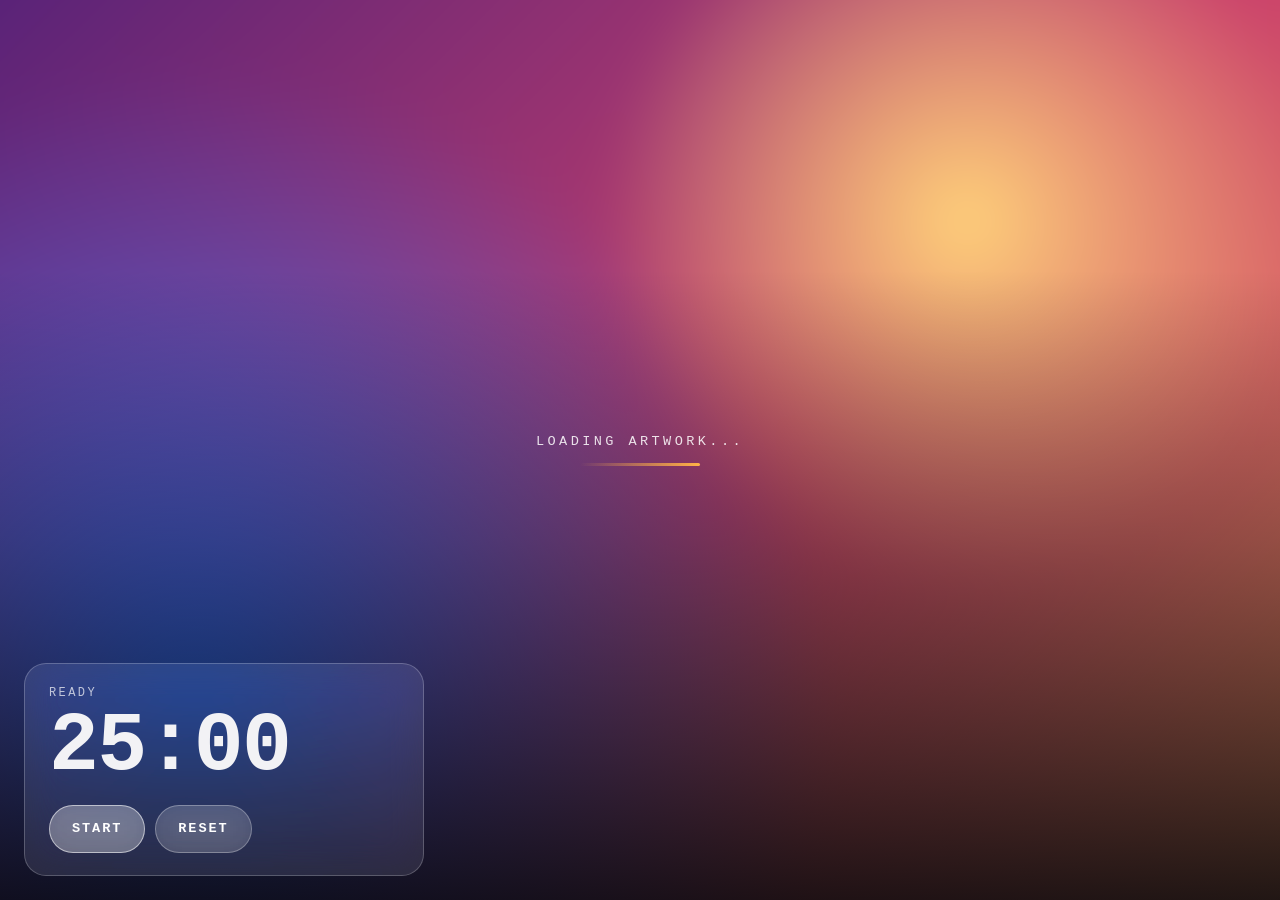
<file: index.html>
<!DOCTYPE html>
<html lang="en">
<head>
  <meta charset="UTF-8">
  <meta name="viewport" content="width=device-width, initial-scale=1.0">
  <title>Pomodoro Art</title>
  <link rel="stylesheet" href="style.css">
</head>
<body>
  <main class="screen">
    <div class="art"></div>
    <canvas class="photo" id="photo" role="img" aria-label="Artwork"></canvas>
    <div class="shade"></div>
    <div class="loading" id="loading">
      <div>
        <p>Loading artwork...</p>
        <span></span>
      </div>
    </div>
    <div class="notice" id="notice" hidden>
      <div>
        <p>We couldn't load a painting this time.</p>
        <button class="btn primary" id="retry-btn" type="button">Try again</button>
      </div>
    </div>
    <div class="panel">
      <p class="status" id="status">Ready</p>
      <div class="time" id="time">25:00</div>
      <div class="bar" id="bar" hidden><i></i></div>
      <div class="actions" id="actions">
        <button class="btn primary" id="main-btn" type="button">Start</button>
        <button class="btn" id="reset-btn" type="button">Reset</button>
        <button class="btn primary wide" id="restart-btn" type="button" hidden>Restart session</button>
      </div>
    </div>
  </main>
  <script src="script.js"></script>
</body>
</html>
</file>
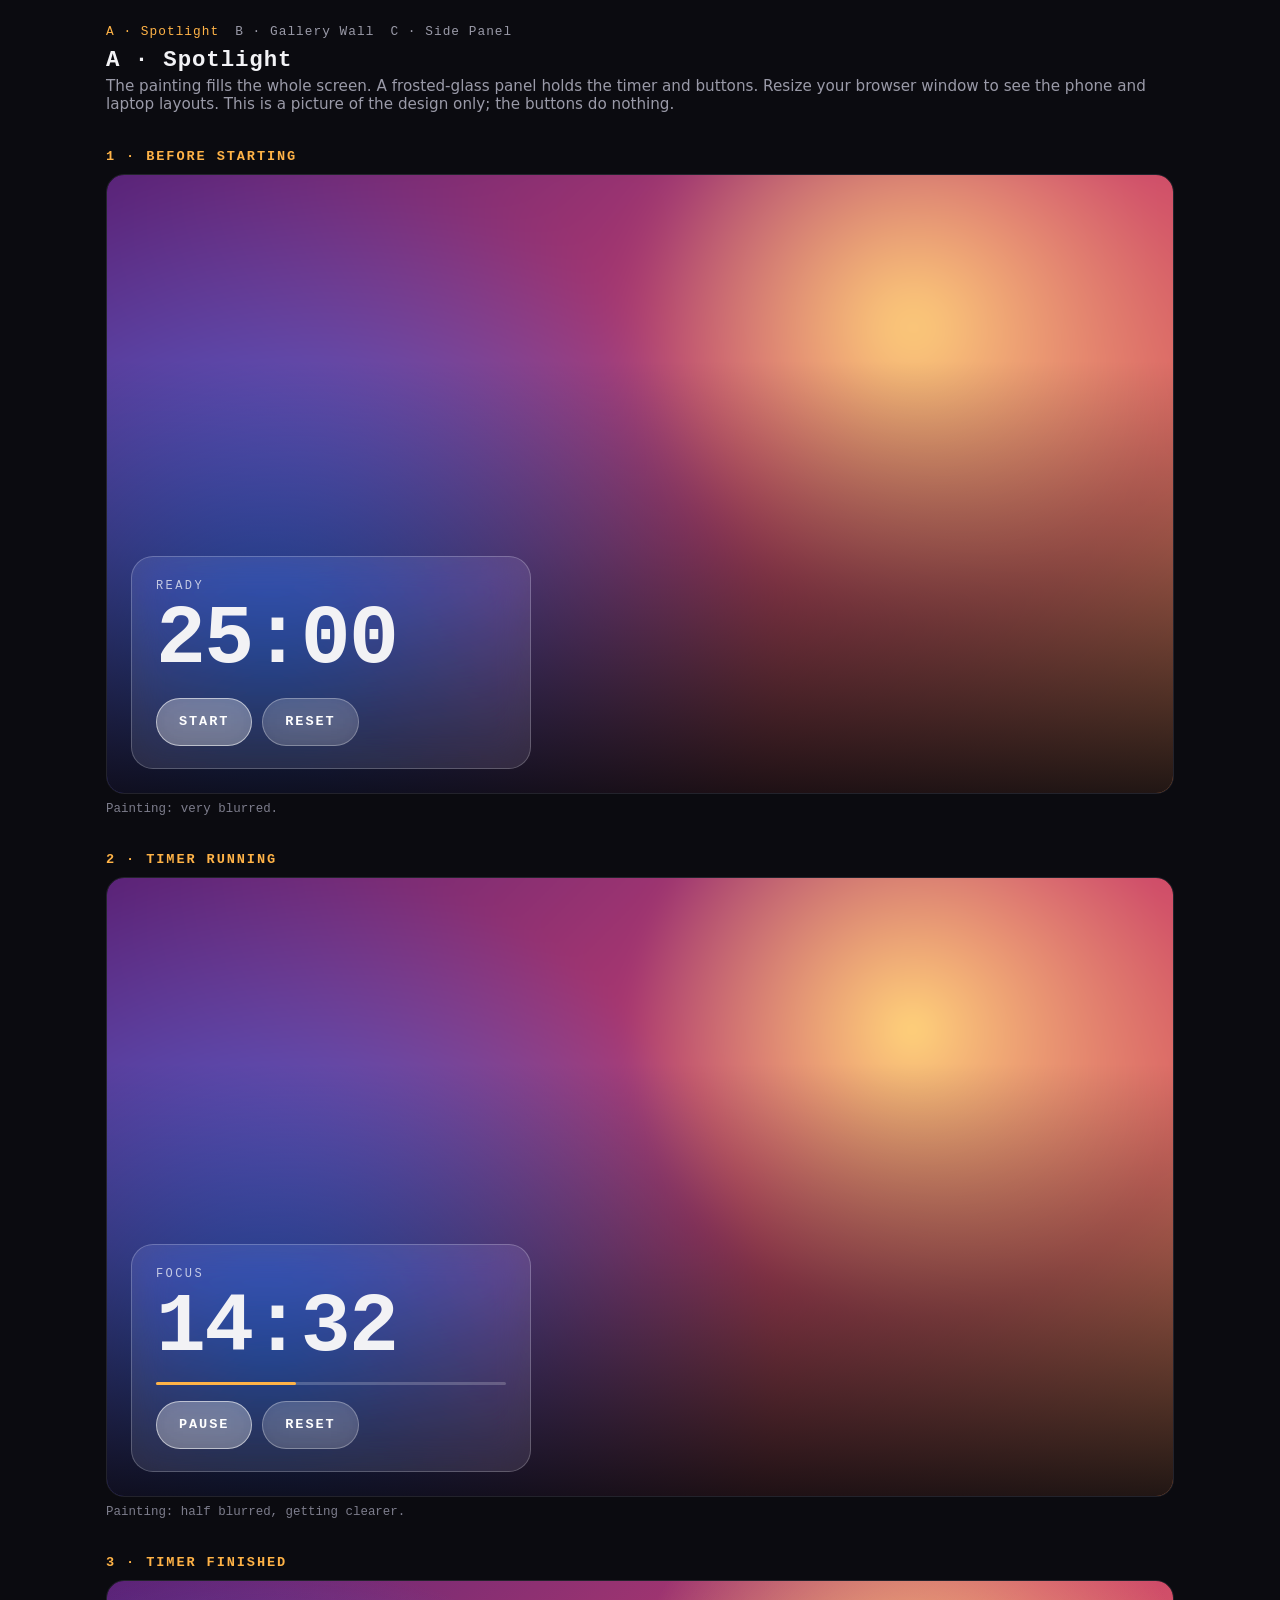
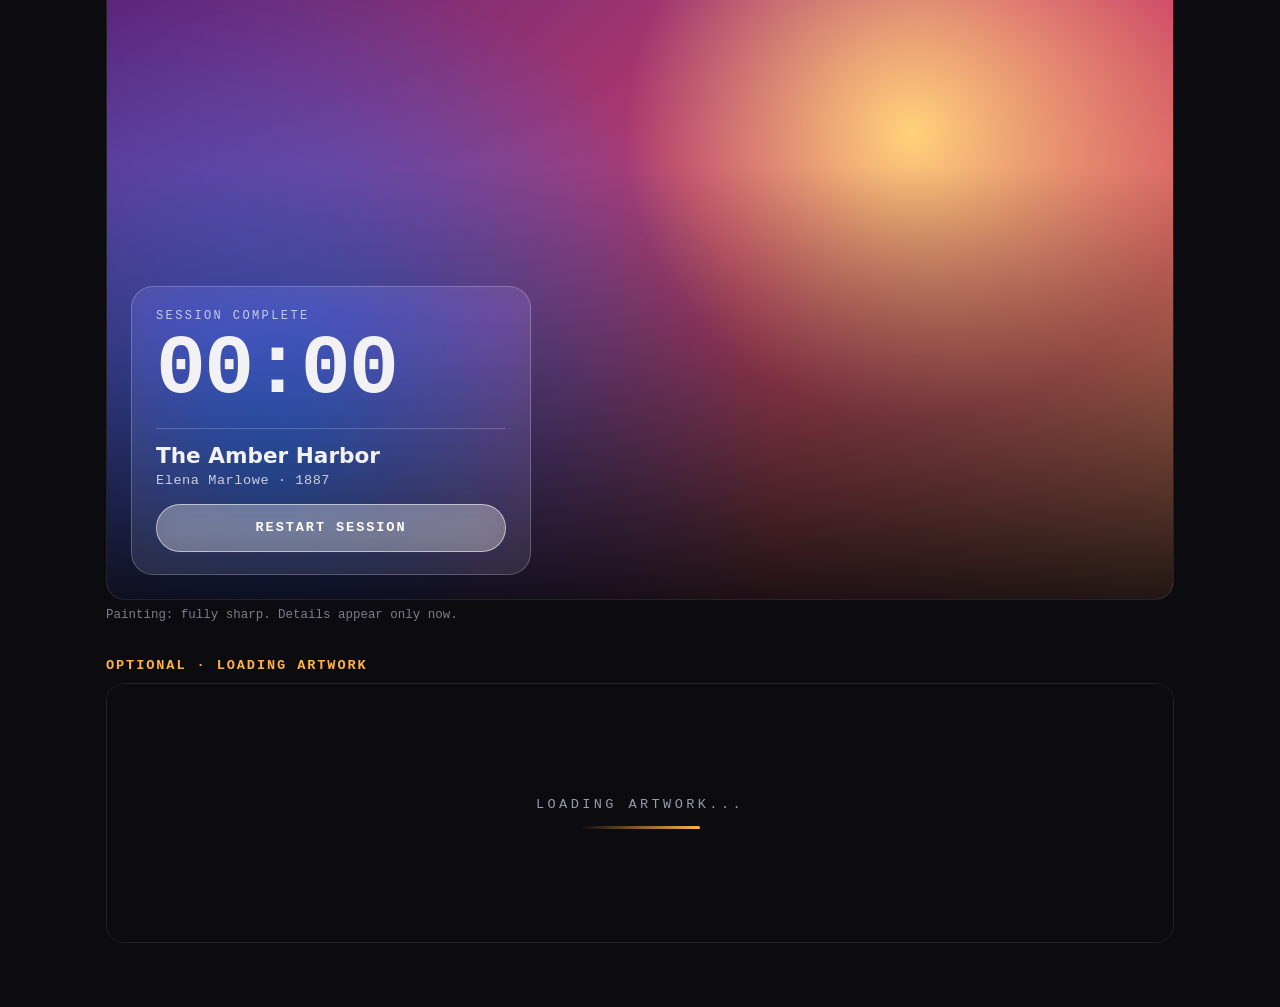
<file: mockups/a-spotlight.html>
<!DOCTYPE html>
<html lang="en">
<head>
<meta charset="UTF-8">
<meta name="viewport" content="width=device-width, initial-scale=1.0">
<title>Mockup A - Spotlight</title>
<style>
  :root { --mono: ui-monospace, "SF Mono", Menlo, Consolas, "Liberation Mono", monospace; --accent: #ffb347; }
  * { box-sizing: border-box; }
  body { margin: 0; background: #0b0b10; color: #f2f2f5; font-family: system-ui, sans-serif; }
  .wrap { max-width: 1100px; margin: 0 auto; padding: 24px 16px 64px; }
  nav { font: 0.8rem var(--mono); letter-spacing: 0.08em; display: flex; gap: 16px; flex-wrap: wrap; margin-bottom: 8px; }
  nav a { color: #9a9aa8; text-decoration: none; }
  nav a.here { color: var(--accent); }
  h1 { font: 700 1.4rem var(--mono); letter-spacing: 0.04em; margin: 8px 0 4px; }
  .intro { color: #9a9aa8; margin: 0 0 8px; font-size: 0.95rem; }
  h2 { font: 600 0.85rem var(--mono); letter-spacing: 0.14em; text-transform: uppercase; color: var(--accent); margin: 36px 0 10px; }
  .note { font: 0.78rem var(--mono); color: #7d7d8c; margin: 8px 0 0; }

  /* The "screen" being mocked up */
  .board { position: relative; overflow: hidden; border-radius: 18px; height: 620px; background: #000; container-type: inline-size; border: 1px solid #23232c; }
  .art { position: absolute; inset: -8%; background:
      radial-gradient(circle at 72% 28%, #ffd27a 0, rgba(255,210,122,0) 28%),
      radial-gradient(circle at 20% 75%, #2a6df4 0, rgba(42,109,244,0) 45%),
      linear-gradient(135deg, #4a1f7a, #c93f6b 55%, #f6a45b); }
  .before .art { filter: blur(24px); }
  .running .art { filter: blur(10px); }
  .shade { position: absolute; inset: 0; background: linear-gradient(to top, rgba(5,5,10,0.88) 0%, rgba(5,5,10,0.35) 40%, rgba(5,5,10,0) 70%); }

  .panel { position: absolute; left: 24px; bottom: 24px; width: 400px; padding: 22px 24px; border-radius: 22px;
      background: rgba(255,255,255,0.10); border: 1px solid rgba(255,255,255,0.22);
      backdrop-filter: blur(18px) saturate(140%); -webkit-backdrop-filter: blur(18px) saturate(140%); }
  .status { font: 0.75rem var(--mono); letter-spacing: 0.2em; text-transform: uppercase; color: rgba(255,255,255,0.7); margin: 0 0 6px; }
  .time { font: 700 5.2rem/1 var(--mono); letter-spacing: -0.02em; margin: 0 0 16px; }
  .bar { height: 3px; background: rgba(255,255,255,0.2); border-radius: 3px; margin: -4px 0 16px; }
  .bar i { display: block; height: 100%; width: 40%; background: var(--accent); border-radius: 3px; }
  .actions { display: flex; gap: 10px; }
  .btn { font: 600 0.85rem/1 var(--mono); letter-spacing: 0.14em; text-transform: uppercase; color: #fff; padding: 0 22px; min-height: 48px; border-radius: 999px;
      border: 1px solid rgba(255,255,255,0.3); background: rgba(255,255,255,0.14);
      backdrop-filter: blur(14px) saturate(140%); -webkit-backdrop-filter: blur(14px) saturate(140%); }
  .btn.primary { background: rgba(255,255,255,0.28); border-color: rgba(255,255,255,0.55); }
  .btn.wide { flex: 1; }
  .details { margin: 0 0 16px; padding-top: 14px; border-top: 1px solid rgba(255,255,255,0.2); }
  .details .name { font: 700 1.35rem/1.2 system-ui, sans-serif; margin: 0 0 4px; }
  .details .meta { font: 0.85rem var(--mono); color: rgba(255,255,255,0.75); margin: 0; letter-spacing: 0.04em; }
  .loading { position: absolute; inset: 0; display: grid; place-items: center; background: #0b0b10; }
  .loading p { font: 0.85rem var(--mono); letter-spacing: 0.25em; text-transform: uppercase; color: #9a9aa8; margin: 0; }
  .loading span { display: block; width: 120px; height: 3px; margin: 14px auto 0; border-radius: 3px; background: linear-gradient(90deg, transparent, var(--accent), transparent); background-size: 200% 100%; animation: slide 1.4s linear infinite; }
  @keyframes slide { from { background-position: 200% 0; } to { background-position: -200% 0; } }

  @media (max-width: 700px) {
    .board { height: 700px; max-width: 390px; margin: 0 auto; }
    .panel { left: 14px; right: 14px; bottom: 14px; width: auto; }
    .time { font-size: 4.2rem; text-align: center; }
    .status { text-align: center; }
    .actions { justify-content: center; }
    .btn { flex: 1; }
  }
</style>
</head>
<body>
<div class="wrap">
  <nav><a class="here" href="a-spotlight.html">A · Spotlight</a><a href="b-gallery-wall.html">B · Gallery Wall</a><a href="c-side-panel.html">C · Side Panel</a></nav>
  <h1>A · Spotlight</h1>
  <p class="intro">The painting fills the whole screen. A frosted-glass panel holds the timer and buttons. Resize your browser window to see the phone and laptop layouts. This is a picture of the design only; the buttons do nothing.</p>

  <h2>1 · Before starting</h2>
  <div class="board before">
    <div class="art"></div><div class="shade"></div>
    <div class="panel">
      <p class="status">Ready</p>
      <div class="time">25:00</div>
      <div class="actions"><button class="btn primary" type="button">Start</button><button class="btn" type="button">Reset</button></div>
    </div>
  </div>
  <p class="note">Painting: very blurred.</p>

  <h2>2 · Timer running</h2>
  <div class="board running">
    <div class="art"></div><div class="shade"></div>
    <div class="panel">
      <p class="status">Focus</p>
      <div class="time">14:32</div>
      <div class="bar"><i></i></div>
      <div class="actions"><button class="btn primary" type="button">Pause</button><button class="btn" type="button">Reset</button></div>
    </div>
  </div>
  <p class="note">Painting: half blurred, getting clearer.</p>

  <h2>3 · Timer finished</h2>
  <div class="board finished">
    <div class="art"></div><div class="shade"></div>
    <div class="panel">
      <p class="status">Session complete</p>
      <div class="time">00:00</div>
      <div class="details">
        <p class="name">The Amber Harbor</p>
        <p class="meta">Elena Marlowe · 1887</p>
      </div>
      <div class="actions"><button class="btn primary wide" type="button">Restart session</button></div>
    </div>
  </div>
  <p class="note">Painting: fully sharp. Details appear only now.</p>

  <h2>Optional · Loading artwork</h2>
  <div class="board" style="height: 260px;">
    <div class="loading"><div><p>Loading artwork...</p><span></span></div></div>
  </div>
</div>
</body>
</html>
</file>
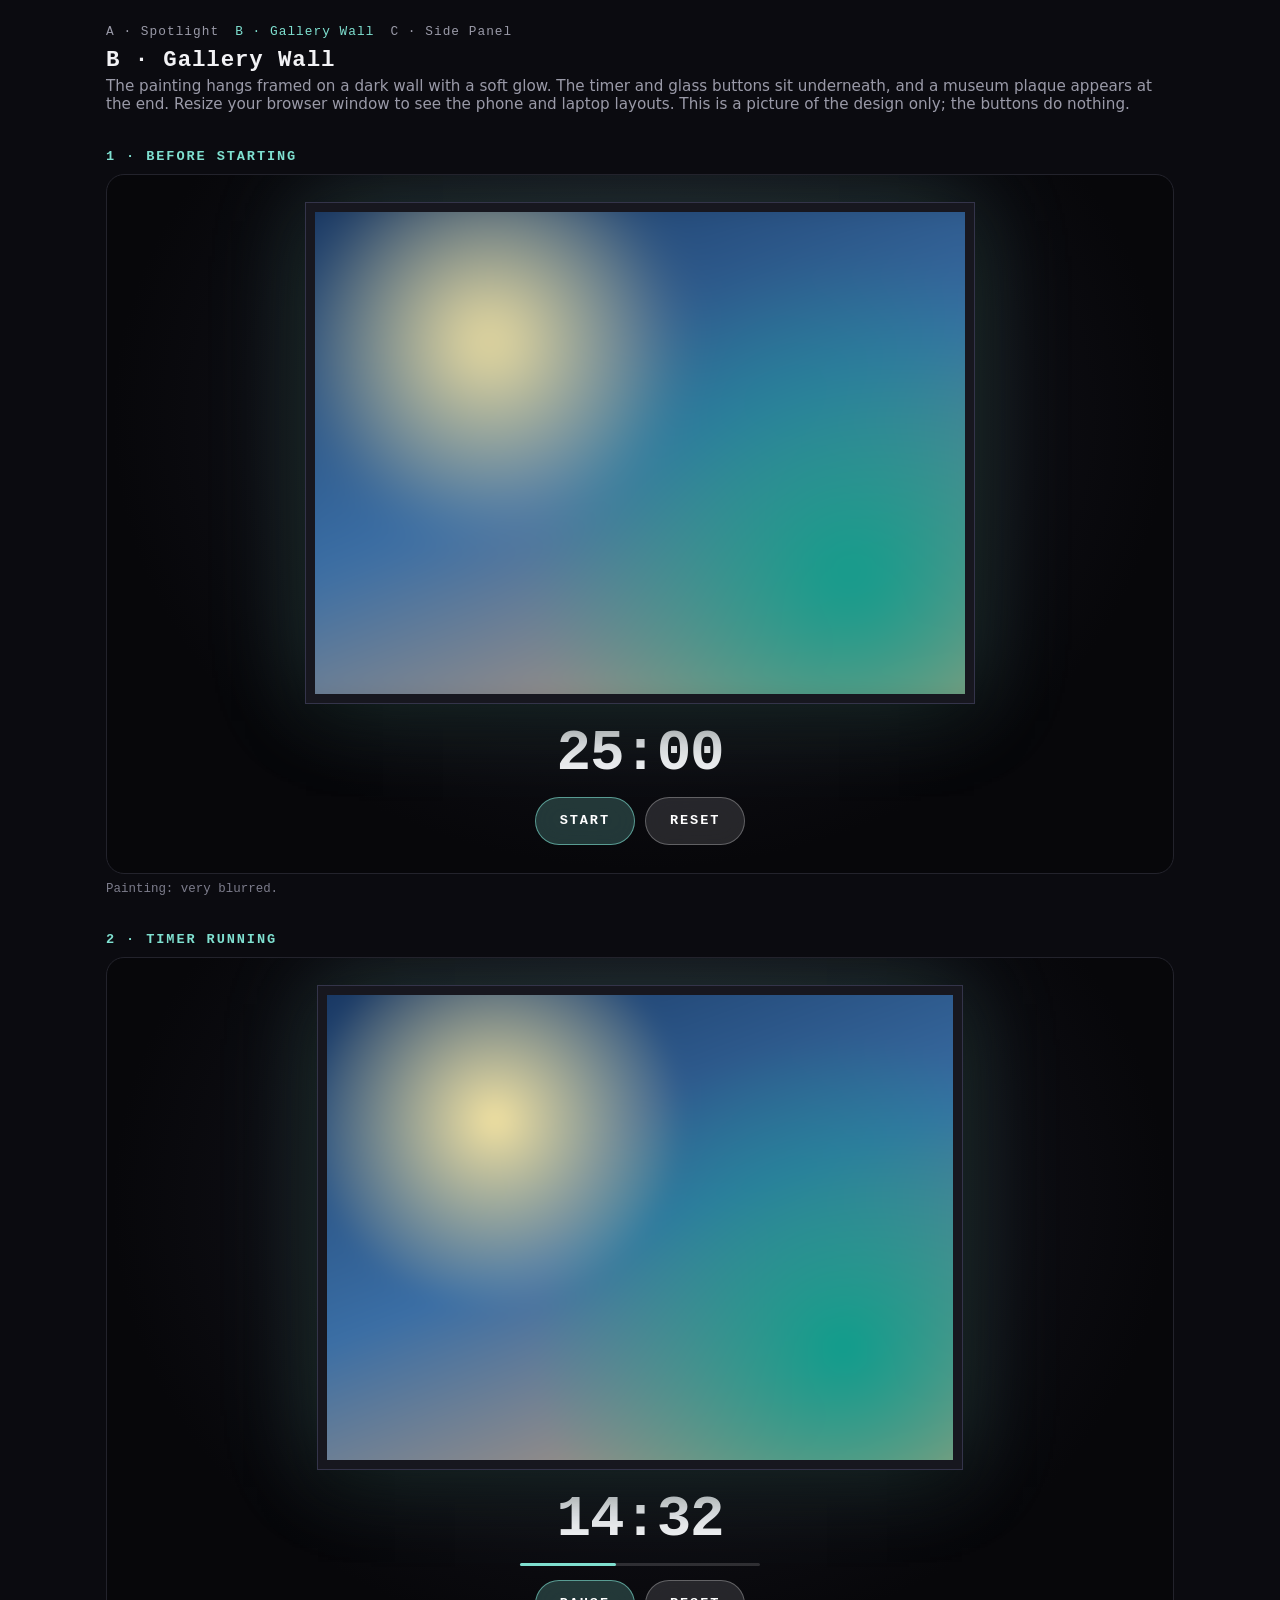
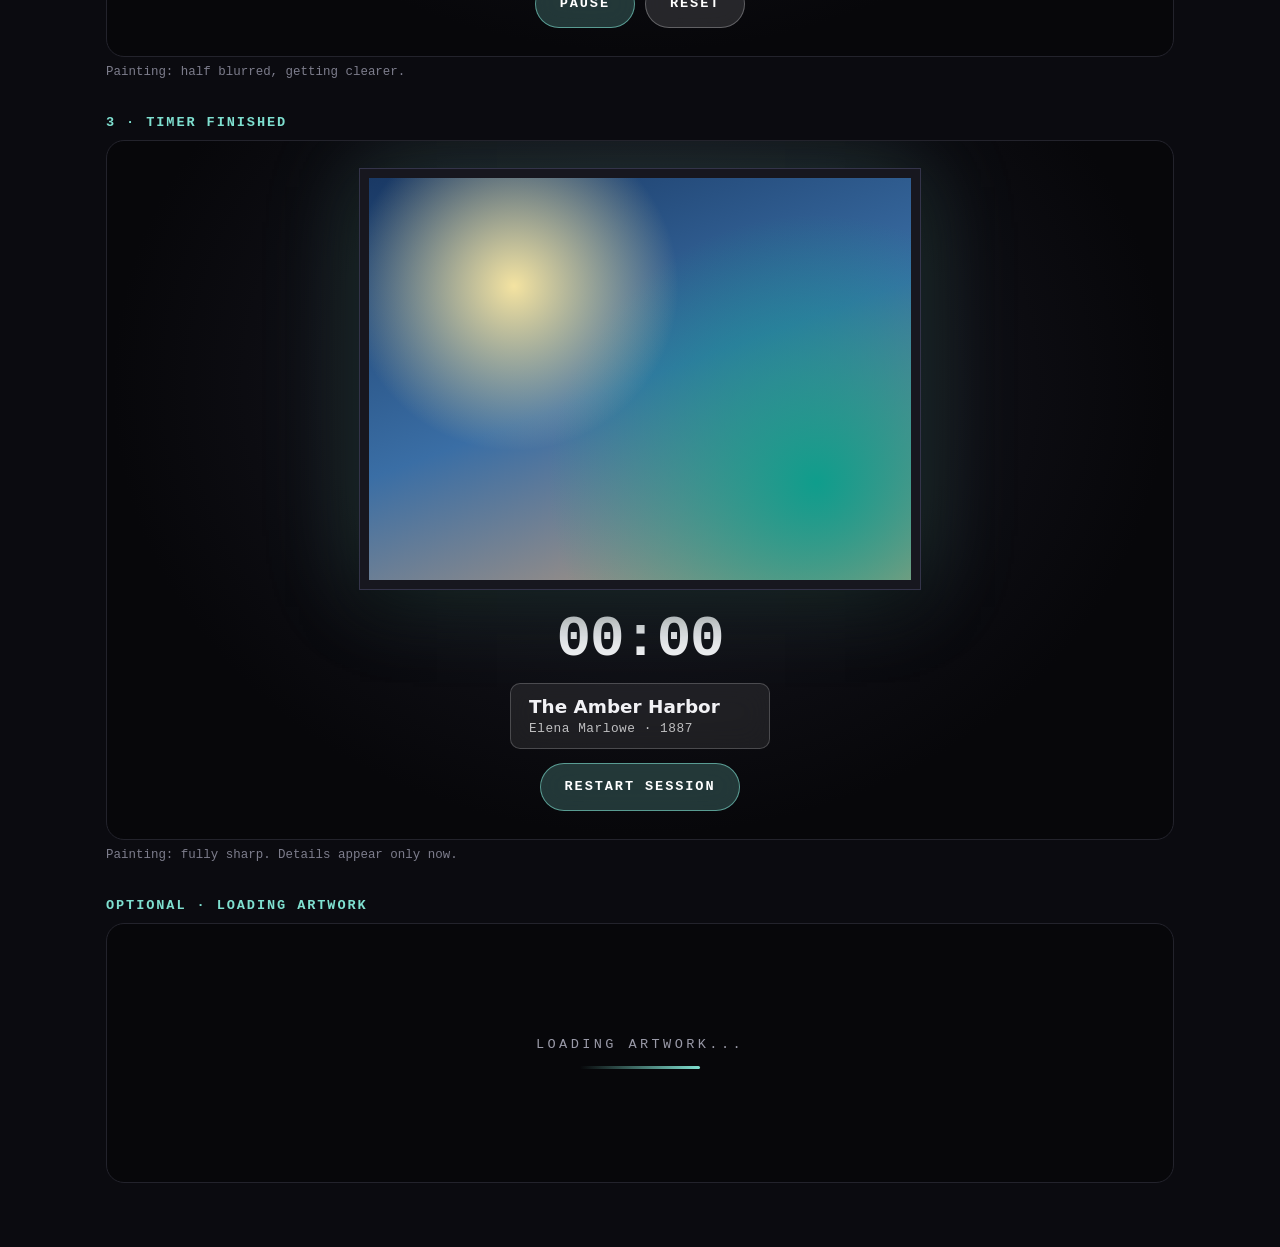
<file: mockups/b-gallery-wall.html>
<!DOCTYPE html>
<html lang="en">
<head>
<meta charset="UTF-8">
<meta name="viewport" content="width=device-width, initial-scale=1.0">
<title>Mockup B - Gallery Wall</title>
<style>
  :root { --mono: ui-monospace, "SF Mono", Menlo, Consolas, "Liberation Mono", monospace; --accent: #7fe0d0; }
  * { box-sizing: border-box; }
  body { margin: 0; background: #0b0b10; color: #f2f2f5; font-family: system-ui, sans-serif; }
  .wrap { max-width: 1100px; margin: 0 auto; padding: 24px 16px 64px; }
  nav { font: 0.8rem var(--mono); letter-spacing: 0.08em; display: flex; gap: 16px; flex-wrap: wrap; margin-bottom: 8px; }
  nav a { color: #9a9aa8; text-decoration: none; }
  nav a.here { color: var(--accent); }
  h1 { font: 700 1.4rem var(--mono); letter-spacing: 0.04em; margin: 8px 0 4px; }
  .intro { color: #9a9aa8; margin: 0 0 8px; font-size: 0.95rem; }
  h2 { font: 600 0.85rem var(--mono); letter-spacing: 0.14em; text-transform: uppercase; color: var(--accent); margin: 36px 0 10px; }
  .note { font: 0.78rem var(--mono); color: #7d7d8c; margin: 8px 0 0; }

  /* The "screen" being mocked up: a dark wall with a framed painting */
  .board { position: relative; overflow: hidden; border-radius: 18px; height: 700px; border: 1px solid #23232c;
      background: radial-gradient(ellipse at 50% 35%, #1b1b26 0%, #07070a 70%);
      display: flex; flex-direction: column; align-items: center; justify-content: center; gap: 22px; padding: 28px 24px; }
  .frame { position: relative; flex: 1 1 auto; min-height: 0; aspect-ratio: 4 / 3; max-width: 100%; border: 9px solid #17171f; outline: 1px solid #34344a; overflow: hidden;
      box-shadow: 0 0 90px rgba(127,224,208,0.22), 0 18px 50px rgba(0,0,0,0.7); }
  .art { position: absolute; inset: -8%; background:
      radial-gradient(circle at 30% 30%, #f4e3a1 0, rgba(244,227,161,0) 30%),
      radial-gradient(circle at 78% 72%, #0f9d8c 0, rgba(15,157,140,0) 45%),
      linear-gradient(160deg, #14305a, #3a6ea5 50%, #e2a76f); }
  .before .art { filter: blur(24px); }
  .running .art { filter: blur(10px); }

  .controls { display: flex; flex-direction: column; align-items: center; gap: 14px; }
  .time { font: 700 3.6rem/1 var(--mono); letter-spacing: -0.02em; }
  .bar { width: 240px; height: 3px; background: rgba(255,255,255,0.15); border-radius: 3px; }
  .bar i { display: block; height: 100%; width: 40%; background: var(--accent); border-radius: 3px; }
  .actions { display: flex; gap: 10px; }
  .btn { font: 600 0.85rem/1 var(--mono); letter-spacing: 0.14em; text-transform: uppercase; color: #fff; padding: 0 24px; min-height: 48px; border-radius: 999px;
      border: 1px solid rgba(255,255,255,0.28); background: rgba(255,255,255,0.12);
      backdrop-filter: blur(14px) saturate(140%); -webkit-backdrop-filter: blur(14px) saturate(140%); }
  .btn.primary { background: rgba(127,224,208,0.22); border-color: rgba(127,224,208,0.6); }

  /* Museum-style plaque shown at the end */
  .plaque { text-align: left; padding: 12px 18px; border-radius: 10px; min-width: 260px;
      background: rgba(255,255,255,0.08); border: 1px solid rgba(255,255,255,0.2);
      backdrop-filter: blur(14px); -webkit-backdrop-filter: blur(14px); }
  .plaque .name { font: 700 1.15rem/1.2 system-ui, sans-serif; margin: 0 0 3px; }
  .plaque .meta { font: 0.8rem var(--mono); color: rgba(255,255,255,0.72); margin: 0; letter-spacing: 0.04em; }
  .loading { display: grid; place-items: center; height: 260px; border-radius: 18px; border: 1px solid #23232c; background: #07070a; }
  .loading p { font: 0.85rem var(--mono); letter-spacing: 0.25em; text-transform: uppercase; color: #9a9aa8; margin: 0; text-align: center; }
  .loading span { display: block; width: 120px; height: 3px; margin: 14px auto 0; border-radius: 3px; background: linear-gradient(90deg, transparent, var(--accent), transparent); background-size: 200% 100%; animation: slide 1.4s linear infinite; }
  @keyframes slide { from { background-position: 200% 0; } to { background-position: -200% 0; } }

  @media (max-width: 700px) {
    .board { max-width: 390px; margin: 0 auto; height: 740px; padding: 20px 16px; gap: 16px; }
    .frame { aspect-ratio: 4 / 5; flex: 1 1 auto; }
    .time { font-size: 3rem; }
    .plaque { min-width: 0; width: 100%; }
  }
</style>
</head>
<body>
<div class="wrap">
  <nav><a href="a-spotlight.html">A · Spotlight</a><a class="here" href="b-gallery-wall.html">B · Gallery Wall</a><a href="c-side-panel.html">C · Side Panel</a></nav>
  <h1>B · Gallery Wall</h1>
  <p class="intro">The painting hangs framed on a dark wall with a soft glow. The timer and glass buttons sit underneath, and a museum plaque appears at the end. Resize your browser window to see the phone and laptop layouts. This is a picture of the design only; the buttons do nothing.</p>

  <h2>1 · Before starting</h2>
  <div class="board before">
    <div class="frame"><div class="art"></div></div>
    <div class="controls">
      <div class="time">25:00</div>
      <div class="actions"><button class="btn primary" type="button">Start</button><button class="btn" type="button">Reset</button></div>
    </div>
  </div>
  <p class="note">Painting: very blurred.</p>

  <h2>2 · Timer running</h2>
  <div class="board running">
    <div class="frame"><div class="art"></div></div>
    <div class="controls">
      <div class="time">14:32</div>
      <div class="bar"><i></i></div>
      <div class="actions"><button class="btn primary" type="button">Pause</button><button class="btn" type="button">Reset</button></div>
    </div>
  </div>
  <p class="note">Painting: half blurred, getting clearer.</p>

  <h2>3 · Timer finished</h2>
  <div class="board finished">
    <div class="frame"><div class="art"></div></div>
    <div class="controls">
      <div class="time">00:00</div>
      <div class="plaque">
        <p class="name">The Amber Harbor</p>
        <p class="meta">Elena Marlowe · 1887</p>
      </div>
      <div class="actions"><button class="btn primary" type="button">Restart session</button></div>
    </div>
  </div>
  <p class="note">Painting: fully sharp. Details appear only now.</p>

  <h2>Optional · Loading artwork</h2>
  <div class="loading"><div><p>Loading artwork...</p><span></span></div></div>
</div>
</body>
</html>
</file>
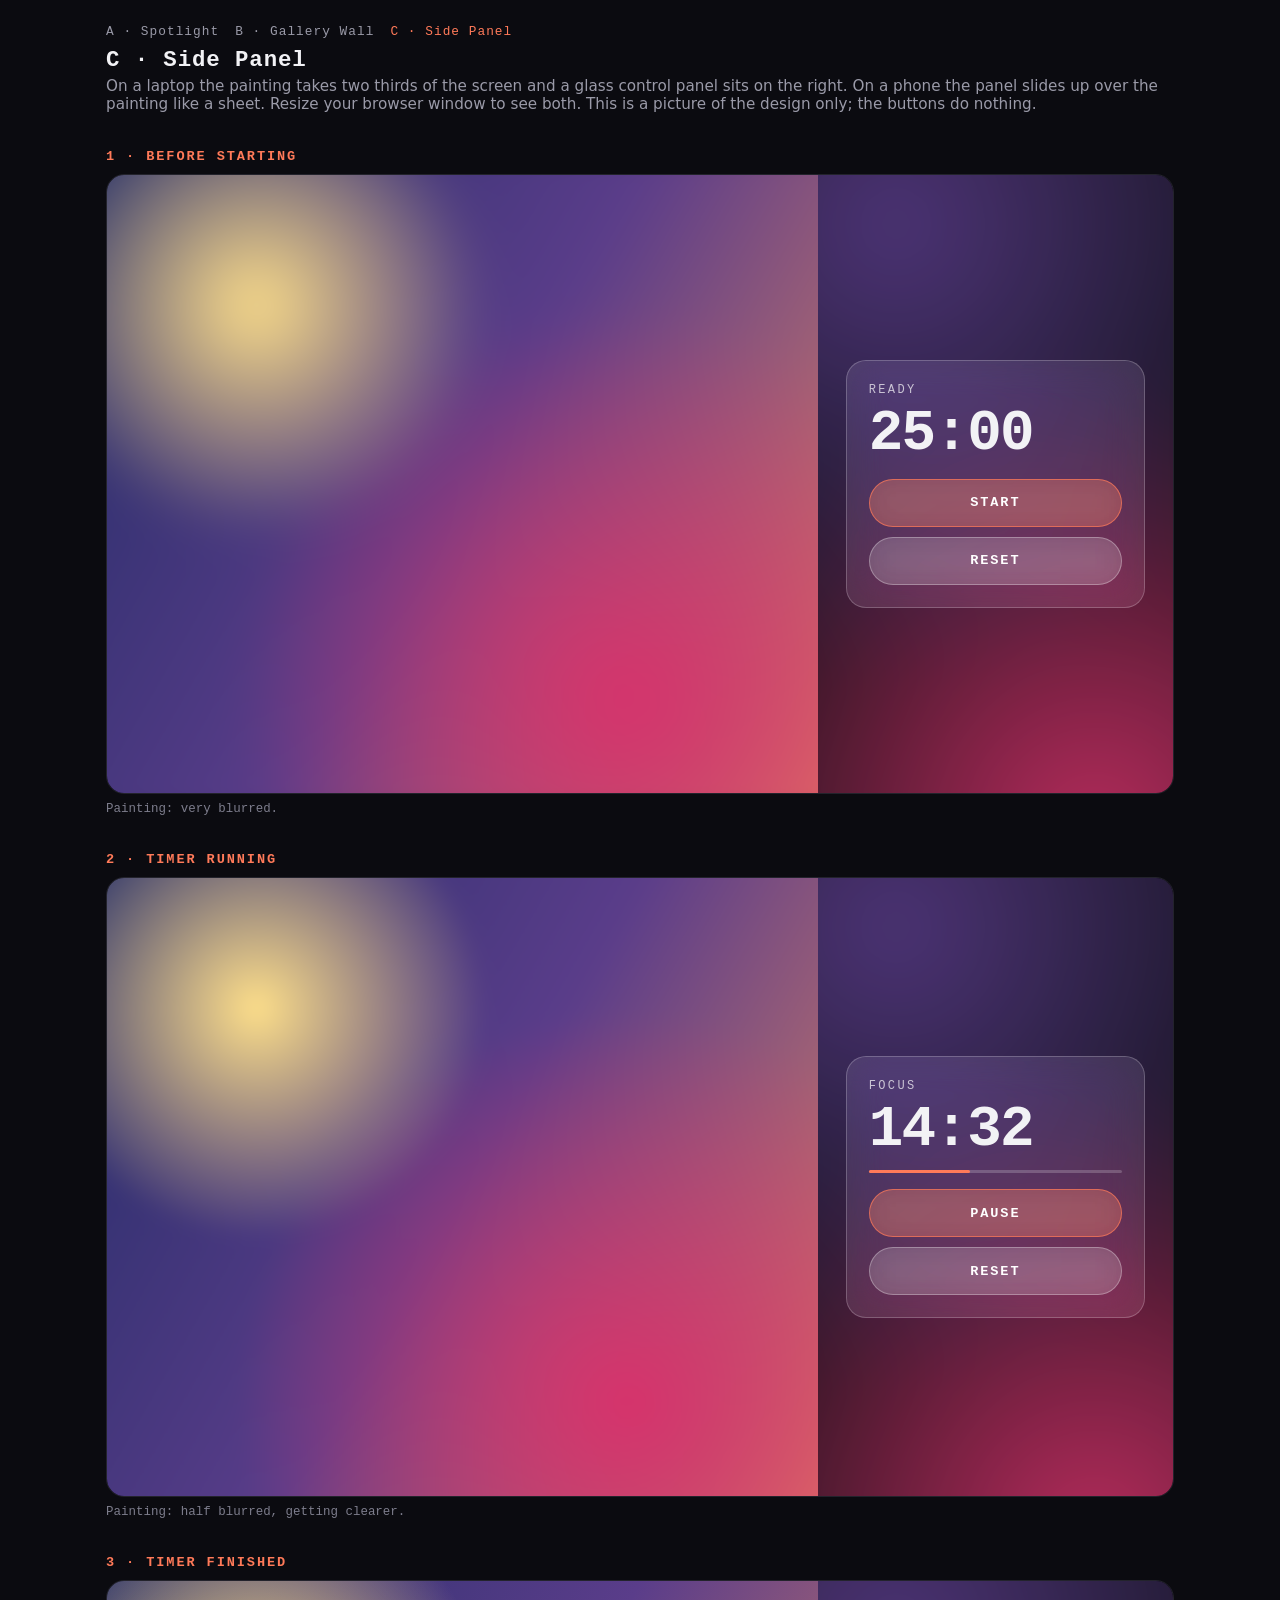
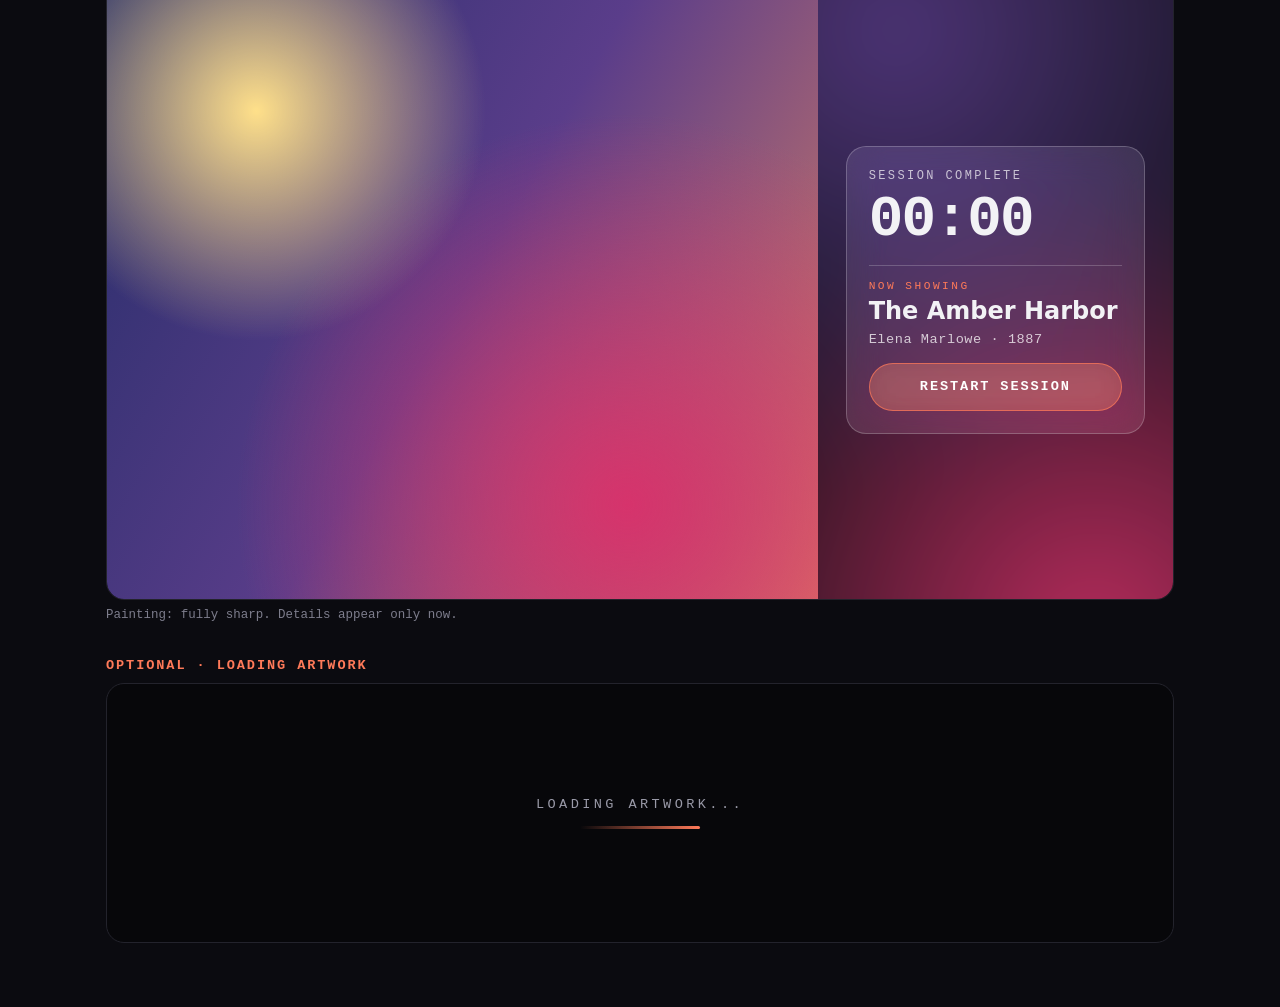
<file: mockups/c-side-panel.html>
<!DOCTYPE html>
<html lang="en">
<head>
<meta charset="UTF-8">
<meta name="viewport" content="width=device-width, initial-scale=1.0">
<title>Mockup C - Side Panel</title>
<style>
  :root { --mono: ui-monospace, "SF Mono", Menlo, Consolas, "Liberation Mono", monospace; --accent: #ff7a59; }
  * { box-sizing: border-box; }
  body { margin: 0; background: #0b0b10; color: #f2f2f5; font-family: system-ui, sans-serif; }
  .wrap { max-width: 1100px; margin: 0 auto; padding: 24px 16px 64px; }
  nav { font: 0.8rem var(--mono); letter-spacing: 0.08em; display: flex; gap: 16px; flex-wrap: wrap; margin-bottom: 8px; }
  nav a { color: #9a9aa8; text-decoration: none; }
  nav a.here { color: var(--accent); }
  h1 { font: 700 1.4rem var(--mono); letter-spacing: 0.04em; margin: 8px 0 4px; }
  .intro { color: #9a9aa8; margin: 0 0 8px; font-size: 0.95rem; }
  h2 { font: 600 0.85rem var(--mono); letter-spacing: 0.14em; text-transform: uppercase; color: var(--accent); margin: 36px 0 10px; }
  .note { font: 0.78rem var(--mono); color: #7d7d8c; margin: 8px 0 0; }

  /* The "screen" being mocked up: painting on the left, glass control panel on the right */
  .board { position: relative; overflow: hidden; border-radius: 18px; height: 620px; border: 1px solid #23232c; background: #000;
      display: grid; grid-template-columns: 2fr 1fr; }
  .artwrap { position: relative; overflow: hidden; }
  .art { position: absolute; inset: -8%; background:
      radial-gradient(circle at 25% 25%, #ffe08a 0, rgba(255,224,138,0) 28%),
      radial-gradient(circle at 70% 80%, #d6336c 0, rgba(214,51,108,0) 48%),
      linear-gradient(120deg, #1d2b64, #5a3d8a 50%, #f08a5d); }
  .before .art { filter: blur(24px); }
  .running .art { filter: blur(10px); }

  .side { position: relative; overflow: hidden; display: flex; flex-direction: column; justify-content: center; padding: 28px; }
  .side::before { content: ""; position: absolute; inset: -20%; background: inherit; z-index: 0;
      background: radial-gradient(circle at 30% 20%, #5a3d8a, transparent 60%), radial-gradient(circle at 70% 90%, #d6336c, transparent 55%), #12121a;
      filter: blur(30px); opacity: 0.85; }
  .side > * { position: relative; z-index: 1; }
  .glass { padding: 22px; border-radius: 20px; background: rgba(255,255,255,0.10); border: 1px solid rgba(255,255,255,0.22);
      backdrop-filter: blur(18px) saturate(140%); -webkit-backdrop-filter: blur(18px) saturate(140%); }
  .status { font: 0.75rem var(--mono); letter-spacing: 0.2em; text-transform: uppercase; color: rgba(255,255,255,0.7); margin: 0 0 8px; }
  .time { font: 700 3.6rem/1 var(--mono); letter-spacing: -0.03em; margin: 0 0 16px; }
  .bar { height: 3px; background: rgba(255,255,255,0.2); border-radius: 3px; margin: -4px 0 16px; }
  .bar i { display: block; height: 100%; width: 40%; background: var(--accent); border-radius: 3px; }
  .actions { display: flex; flex-direction: column; gap: 10px; }
  .btn { font: 600 0.85rem/1 var(--mono); letter-spacing: 0.14em; text-transform: uppercase; color: #fff; padding: 0 22px; min-height: 48px; border-radius: 999px;
      border: 1px solid rgba(255,255,255,0.3); background: rgba(255,255,255,0.14);
      backdrop-filter: blur(14px) saturate(140%); -webkit-backdrop-filter: blur(14px) saturate(140%); }
  .btn.primary { background: rgba(255,122,89,0.3); border-color: rgba(255,122,89,0.7); }
  .nowshowing { margin: 0 0 16px; padding-top: 14px; border-top: 1px solid rgba(255,255,255,0.2); }
  .nowshowing .label { font: 0.7rem var(--mono); letter-spacing: 0.22em; text-transform: uppercase; color: var(--accent); margin: 0 0 6px; }
  .nowshowing .name { font: 700 1.5rem/1.15 system-ui, sans-serif; margin: 0 0 6px; }
  .nowshowing .meta { font: 0.85rem var(--mono); color: rgba(255,255,255,0.75); margin: 0; letter-spacing: 0.04em; }
  .loading { display: grid; place-items: center; height: 260px; border-radius: 18px; border: 1px solid #23232c; background: #07070a; }
  .loading p { font: 0.85rem var(--mono); letter-spacing: 0.25em; text-transform: uppercase; color: #9a9aa8; margin: 0; text-align: center; }
  .loading span { display: block; width: 120px; height: 3px; margin: 14px auto 0; border-radius: 3px; background: linear-gradient(90deg, transparent, var(--accent), transparent); background-size: 200% 100%; animation: slide 1.4s linear infinite; }
  @keyframes slide { from { background-position: 200% 0; } to { background-position: -200% 0; } }

  /* Phone: painting on top, panel slides up as a sheet */
  @media (max-width: 700px) {
    .board { display: block; height: 700px; max-width: 390px; margin: 0 auto; }
    .artwrap { position: absolute; inset: 0; }
    .side { position: absolute; left: 0; right: 0; bottom: 0; padding: 0; display: block; }
    .side::before { display: none; }
    .glass { border-radius: 26px 26px 0 0; padding: 20px 18px 24px; background: rgba(15,15,24,0.55); }
    .time { font-size: 3.2rem; text-align: center; }
    .status { text-align: center; }
    .actions { flex-direction: row; }
    .btn { flex: 1; padding: 0 10px; }
  }
</style>
</head>
<body>
<div class="wrap">
  <nav><a href="a-spotlight.html">A · Spotlight</a><a href="b-gallery-wall.html">B · Gallery Wall</a><a class="here" href="c-side-panel.html">C · Side Panel</a></nav>
  <h1>C · Side Panel</h1>
  <p class="intro">On a laptop the painting takes two thirds of the screen and a glass control panel sits on the right. On a phone the panel slides up over the painting like a sheet. Resize your browser window to see both. This is a picture of the design only; the buttons do nothing.</p>

  <h2>1 · Before starting</h2>
  <div class="board before">
    <div class="artwrap"><div class="art"></div></div>
    <div class="side"><div class="glass">
      <p class="status">Ready</p>
      <div class="time">25:00</div>
      <div class="actions"><button class="btn primary" type="button">Start</button><button class="btn" type="button">Reset</button></div>
    </div></div>
  </div>
  <p class="note">Painting: very blurred.</p>

  <h2>2 · Timer running</h2>
  <div class="board running">
    <div class="artwrap"><div class="art"></div></div>
    <div class="side"><div class="glass">
      <p class="status">Focus</p>
      <div class="time">14:32</div>
      <div class="bar"><i></i></div>
      <div class="actions"><button class="btn primary" type="button">Pause</button><button class="btn" type="button">Reset</button></div>
    </div></div>
  </div>
  <p class="note">Painting: half blurred, getting clearer.</p>

  <h2>3 · Timer finished</h2>
  <div class="board finished">
    <div class="artwrap"><div class="art"></div></div>
    <div class="side"><div class="glass">
      <p class="status">Session complete</p>
      <div class="time">00:00</div>
      <div class="nowshowing">
        <p class="label">Now showing</p>
        <p class="name">The Amber Harbor</p>
        <p class="meta">Elena Marlowe · 1887</p>
      </div>
      <div class="actions"><button class="btn primary" type="button">Restart session</button></div>
    </div></div>
  </div>
  <p class="note">Painting: fully sharp. Details appear only now.</p>

  <h2>Optional · Loading artwork</h2>
  <div class="loading"><div><p>Loading artwork...</p><span></span></div></div>
</div>
</body>
</html>
</file>
<file: style.css>
:root {
  --mono: ui-monospace, "SF Mono", Menlo, Consolas, "Liberation Mono", monospace;
}

* { box-sizing: border-box; }

body {
  margin: 0;
  background: #000;
  color: #f2f2f5;
  font-family: system-ui, sans-serif;
}

/* The whole screen: painting fills the background */
.screen {
  position: relative;
  overflow: hidden;
  min-height: 100vh;
  min-height: 100dvh;
}

.art {
  position: absolute;
  inset: -8%;
  filter: blur(24px);
  background:
    radial-gradient(circle at 72% 28%, #ffd27a 0, rgba(255, 210, 122, 0) 28%),
    radial-gradient(circle at 20% 75%, #2a6df4 0, rgba(42, 109, 244, 0) 45%),
    linear-gradient(135deg, #4a1f7a, #c93f6b 55%, #f6a45b);
}

/* The real painting, drawn on a canvas a little larger than the screen so the blur has picture to blend with at the edges */
.photo {
  --blur: 0px;
  position: absolute;
  opacity: 0;
  filter: blur(var(--blur));
  transition: opacity 0.6s ease;
}

.photo.ready {
  opacity: 1;
}

.shade {
  position: absolute;
  inset: 0;
  background: linear-gradient(to top, rgba(5, 5, 10, 0.88) 0%, rgba(5, 5, 10, 0.35) 40%, rgba(5, 5, 10, 0) 70%);
}

.loading {
  position: absolute;
  inset: 0;
  display: grid;
  place-items: center;
  pointer-events: none;
}

.loading[hidden] {
  display: none;
}

.loading p {
  font: 0.85rem var(--mono);
  letter-spacing: 0.25em;
  text-transform: uppercase;
  color: rgba(255, 255, 255, 0.85);
  margin: 0;
  text-align: center;
}

.loading span {
  display: block;
  width: 120px;
  height: 3px;
  margin: 14px auto 0;
  border-radius: 3px;
  background: linear-gradient(90deg, transparent, #ffb347, transparent);
  background-size: 200% 100%;
  animation: slide 1.4s linear infinite;
}

@keyframes slide {
  from { background-position: 200% 0; }
  to { background-position: -200% 0; }
}

.notice {
  position: absolute;
  inset: 0;
  display: grid;
  place-items: center;
  padding: 24px;
  pointer-events: none;
}

.notice[hidden] {
  display: none;
}

.notice > div {
  max-width: 320px;
  text-align: center;
  pointer-events: auto;
}

.notice p {
  font: 0.9rem/1.5 var(--mono);
  letter-spacing: 0.06em;
  color: rgba(255, 255, 255, 0.9);
  text-shadow: 0 1px 12px rgba(0, 0, 0, 0.45);
  text-wrap: balance;
  margin: 0 0 16px;
}

/* Frosted-glass panel */
.panel {
  position: absolute;
  left: 24px;
  bottom: 24px;
  width: 400px;
  padding: 22px 24px;
  border-radius: 22px;
  background: rgba(255, 255, 255, 0.10);
  border: 1px solid rgba(255, 255, 255, 0.22);
  backdrop-filter: blur(18px) saturate(140%);
  -webkit-backdrop-filter: blur(18px) saturate(140%);
}

.status {
  font: 0.75rem var(--mono);
  letter-spacing: 0.2em;
  text-transform: uppercase;
  color: rgba(255, 255, 255, 0.7);
  margin: 0 0 6px;
}

.time {
  font: 700 5.2rem/1 var(--mono);
  letter-spacing: -0.02em;
  margin: 0 0 16px;
}

.bar {
  height: 3px;
  background: rgba(255, 255, 255, 0.2);
  border-radius: 3px;
  margin: -4px 0 16px;
}

.bar i {
  display: block;
  height: 100%;
  width: 0;
  background: #ffb347;
  border-radius: 3px;
}

.actions {
  display: flex;
  gap: 10px;
}

.details {
  margin: 0 0 16px;
  padding-top: 14px;
  border-top: 1px solid rgba(255, 255, 255, 0.2);
}

.details .name {
  font: 700 1.35rem/1.2 system-ui, sans-serif;
  margin: 0 0 4px;
}

.details .meta {
  font: 0.85rem var(--mono);
  color: rgba(255, 255, 255, 0.75);
  margin: 0;
  letter-spacing: 0.04em;
}

.details .message {
  font: 600 1rem/1.4 system-ui, sans-serif;
  margin: 0;
}

.details .link {
  display: inline-block;
  margin-top: 10px;
  padding-bottom: 2px;
  font: 600 0.75rem var(--mono);
  letter-spacing: 0.14em;
  text-transform: uppercase;
  color: #ffb347;
  text-decoration: none;
  border-bottom: 1px solid currentColor;
}

.details .link:hover,
.details .link:focus-visible {
  color: #ffd27a;
}

.btn {
  font: 600 0.85rem/1 var(--mono);
  letter-spacing: 0.14em;
  text-transform: uppercase;
  color: #fff;
  padding: 0 22px;
  min-height: 48px;
  border-radius: 999px;
  border: 1px solid rgba(255, 255, 255, 0.3);
  background: rgba(255, 255, 255, 0.14);
  backdrop-filter: blur(14px) saturate(140%);
  -webkit-backdrop-filter: blur(14px) saturate(140%);
  cursor: pointer;
}

.btn.wide {
  flex: 1;
}

.btn.primary {
  background: rgba(255, 255, 255, 0.28);
  border-color: rgba(255, 255, 255, 0.55);
}

/* Phone */
@media (max-width: 700px) {
  .panel {
    left: 14px;
    right: 14px;
    bottom: 14px;
    width: auto;
  }
  .time {
    font-size: 4.2rem;
    text-align: center;
  }
  .status { text-align: center; }
  .actions { justify-content: center; }
  .btn { flex: 1; }
}
</file>
